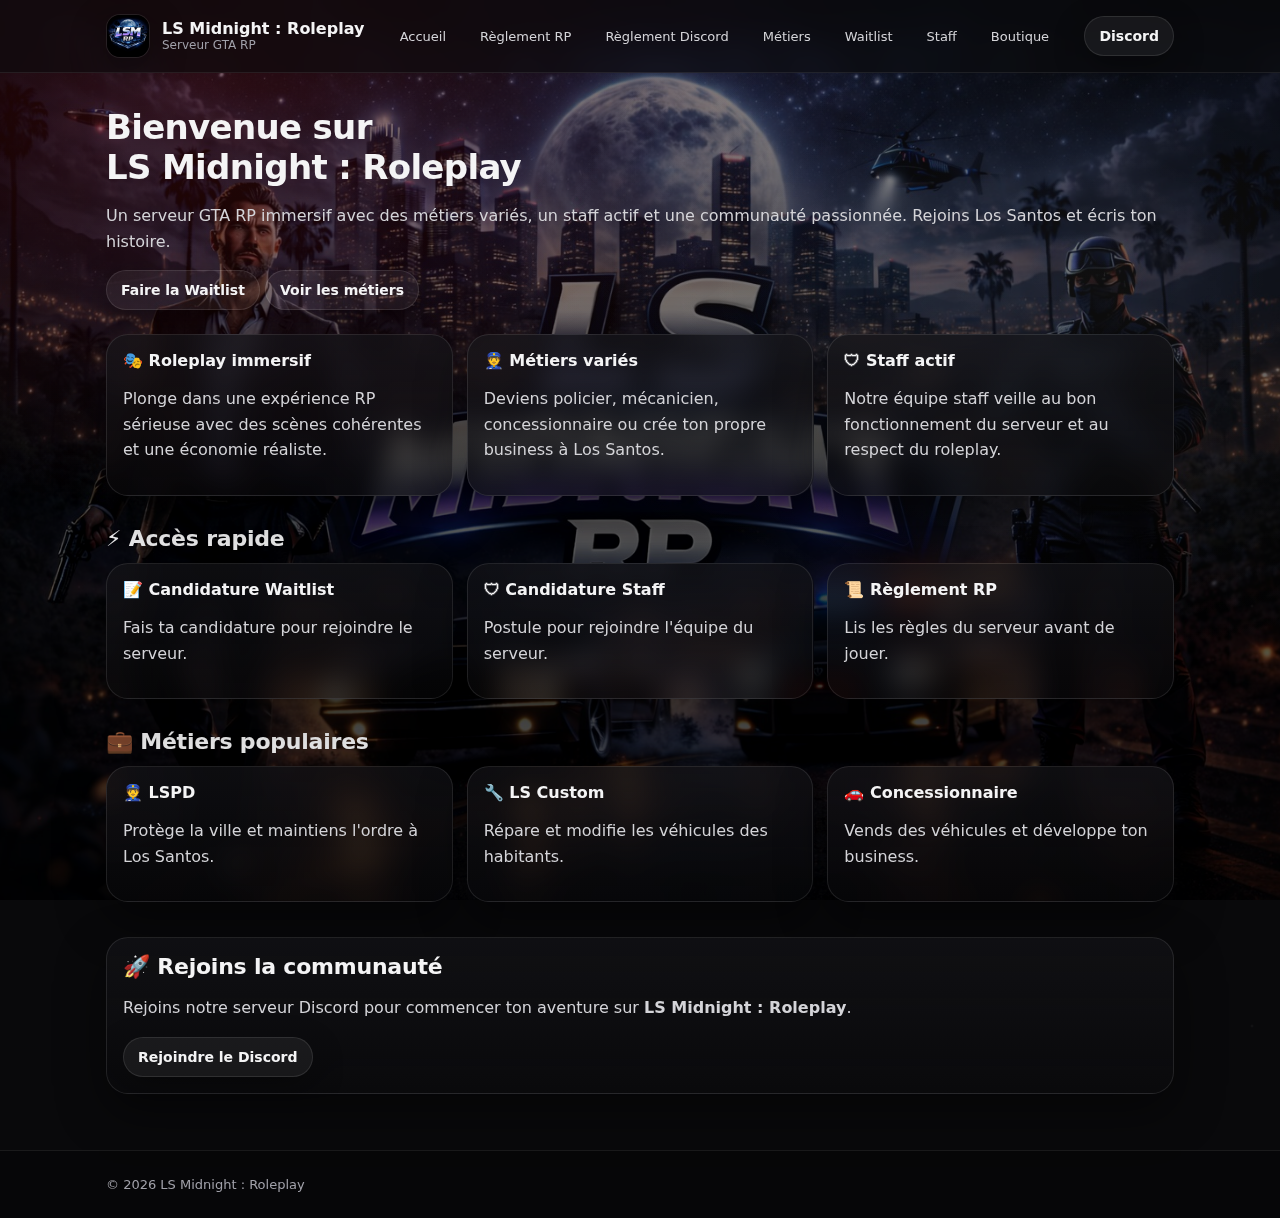
<file: index.html>
<!doctype html>
<html lang="fr">
<head>
<meta charset="utf-8">
<meta name="viewport" content="width=device-width,initial-scale=1">
<title>LS Midnight : Roleplay</title>
<link rel="stylesheet" href="assets/style.css">
</head>

<body>

<header class="nav">
<div class="container">
<div class="nav-inner">

<a class="brand" href="index.html">
<img src="images/logo.png" class="logo-img">
<div>
<div class="brand-title">LS Midnight : Roleplay</div>
<div class="brand-sub">Serveur GTA RP</div>
</div>
</a>

<nav class="links">
<a class="link" href="index.html">Accueil</a>
<a class="link" href="reglement-rp.html">Règlement RP</a>
<a class="link" href="reglement-discord.html">Règlement Discord</a>
<a class="link" href="metiers.html">Métiers</a>
<a class="link" href="candidature.html">Waitlist</a>
<a class="link" href="candidature-staff.html">Staff</a>
<a class="link" href="boutique.html">Boutique</a>
</nav>

<a class="btn btn-primary" href="https://discord.gg/ctzPkVGn5K" target="_blank">Discord</a>

</div>
</div>
</header>

<main class="main">

<div class="container">

<!-- HERO -->
<section class="hero">
<div class="hero-card">

<div class="hero-top">

<div>
<h1 class="hero-title">Bienvenue sur<br>LS Midnight : Roleplay</h1>

<p class="hero-sub">
Un serveur GTA RP immersif avec des métiers variés, un staff actif
et une communauté passionnée. Rejoins Los Santos et écris ton histoire.
</p>

<div class="hero-actions">
<a class="btn btn-primary" href="candidature.html">Faire la Waitlist</a>
<a class="btn" href="metiers.html">Voir les métiers</a>
</div>
</div>

</div>

</div>
</section>

<!-- PRESENTATION -->
<section class="grid grid-3" style="margin-top:24px">

<div class="card">
<div class="card-title">🎭 Roleplay immersif</div>
<p>
Plonge dans une expérience RP sérieuse avec des scènes cohérentes
et une économie réaliste.
</p>
</div>

<div class="card">
<div class="card-title">👮 Métiers variés</div>
<p>
Deviens policier, mécanicien, concessionnaire ou crée
ton propre business à Los Santos.
</p>
</div>

<div class="card">
<div class="card-title">🛡 Staff actif</div>
<p>
Notre équipe staff veille au bon fonctionnement
du serveur et au respect du roleplay.
</p>
</div>

</section>

<!-- ACCES RAPIDE -->
<section style="margin-top:30px">

<h2>⚡ Accès rapide</h2>

<div class="grid grid-3" style="margin-top:10px">

<a class="card" href="candidature.html">
<div class="card-title">📝 Candidature Waitlist</div>
<p>Fais ta candidature pour rejoindre le serveur.</p>
</a>

<a class="card" href="candidature-staff.html">
<div class="card-title">🛡 Candidature Staff</div>
<p>Postule pour rejoindre l'équipe du serveur.</p>
</a>

<a class="card" href="reglement-rp.html">
<div class="card-title">📜 Règlement RP</div>
<p>Lis les règles du serveur avant de jouer.</p>
</a>

</div>

</section>

<!-- METIERS -->
<section style="margin-top:30px">

<h2>💼 Métiers populaires</h2>

<div class="grid grid-3" style="margin-top:10px">

<div class="card">
<div class="card-title">👮 LSPD</div>
<p>Protège la ville et maintiens l'ordre à Los Santos.</p>
</div>

<div class="card">
<div class="card-title">🔧 LS Custom</div>
<p>Répare et modifie les véhicules des habitants.</p>
</div>

<div class="card">
<div class="card-title">🚗 Concessionnaire</div>
<p>Vends des véhicules et développe ton business.</p>
</div>

</div>

</section>

<!-- DISCORD -->
<section style="margin-top:35px">

<div class="card">

<h2>🚀 Rejoins la communauté</h2>

<p>
Rejoins notre serveur Discord pour commencer ton aventure sur
<strong>LS Midnight : Roleplay</strong>.
</p>

<div style="margin-top:12px">
<a class="btn btn-primary" href="https://discord.gg/ctzPkVGn5K" target="_blank">
Rejoindre le Discord
</a>
</div>

</div>

</section>

</div>
</main>

<footer class="footer">
<div class="container">
© 2026 LS Midnight : Roleplay
</div>
</footer>

</body>
</html>
</file>
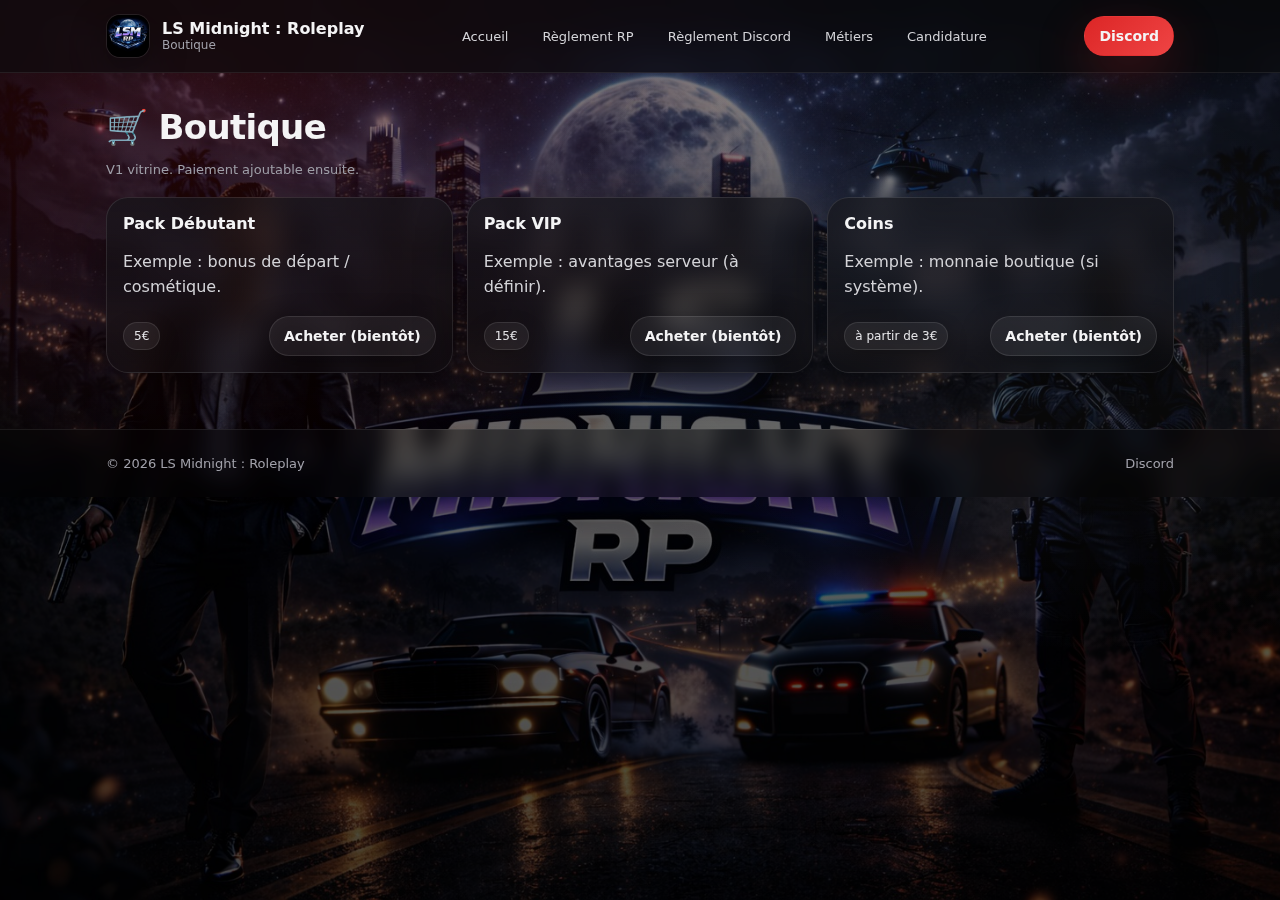
<file: boutique.html>
<!doctype html>
<html lang="fr">
<head>
  <meta charset="utf-8" />
  <meta name="viewport" content="width=device-width,initial-scale=1" />
  <title>Boutique - LS Midnight</title>
  <link rel="stylesheet" href="assets/style.css" />
  <script defer src="assets/app.js"></script>
</head>
<body>
  <header class="nav">
    <div class="container">
      <div class="nav-inner">
        <a class="brand" href="index.html">
          <img src="images/logo.png" alt="Logo LS Midnight" class="logo-img">
          <div>
            <div class="brand-title">LS Midnight : Roleplay</div>
            <div class="brand-sub">Boutique</div>
          </div>
        </a>

        <nav class="links">
          <a class="link" href="index.html">Accueil</a>
          <a class="link" href="reglement-rp.html">Règlement RP</a>
          <a class="link" href="reglement-discord.html">Règlement Discord</a>
          <a class="link" href="metiers.html">Métiers</a>
          <a class="link" href="candidature.html">Candidature</a>
        </nav>

        <a class="btn btn-red" target="_blank" rel="noreferrer" href="https://discord.gg/ctzPkVGn5K">Discord</a>
      </div>
    </div>
  </header>

  <main class="main">
    <div class="container">
      <h1>🛒 Boutique</h1>
      <p class="small">V1 vitrine. Paiement ajoutable ensuite.</p>

      <div class="grid grid-3" style="margin-top:16px;">
        <div class="card">
          <div class="card-title">Pack Débutant</div>
          <p>Exemple : bonus de départ / cosmétique.</p>
          <div style="margin-top:10px;display:flex;justify-content:space-between;align-items:center;">
            <span class="badge">5€</span>
            <a class="btn" href="#">Acheter (bientôt)</a>
          </div>
        </div>

        <div class="card">
          <div class="card-title">Pack VIP</div>
          <p>Exemple : avantages serveur (à définir).</p>
          <div style="margin-top:10px;display:flex;justify-content:space-between;align-items:center;">
            <span class="badge">15€</span>
            <a class="btn" href="#">Acheter (bientôt)</a>
          </div>
        </div>

        <div class="card">
          <div class="card-title">Coins</div>
          <p>Exemple : monnaie boutique (si système).</p>
          <div style="margin-top:10px;display:flex;justify-content:space-between;align-items:center;">
            <span class="badge">à partir de 3€</span>
            <a class="btn" href="#">Acheter (bientôt)</a>
          </div>
        </div>
      </div>
    </div>
  </main>

  <footer class="footer">
    <div class="container" style="display:flex;justify-content:space-between;gap:10px;flex-wrap:wrap;">
      <div>© <span data-year></span> LS Midnight : Roleplay</div>
      <div><a href="https://discord.gg/ctzPkVGn5K" target="_blank" rel="noreferrer">Discord</a></div>
    </div>
  </footer>
</body>
</html>
</file>
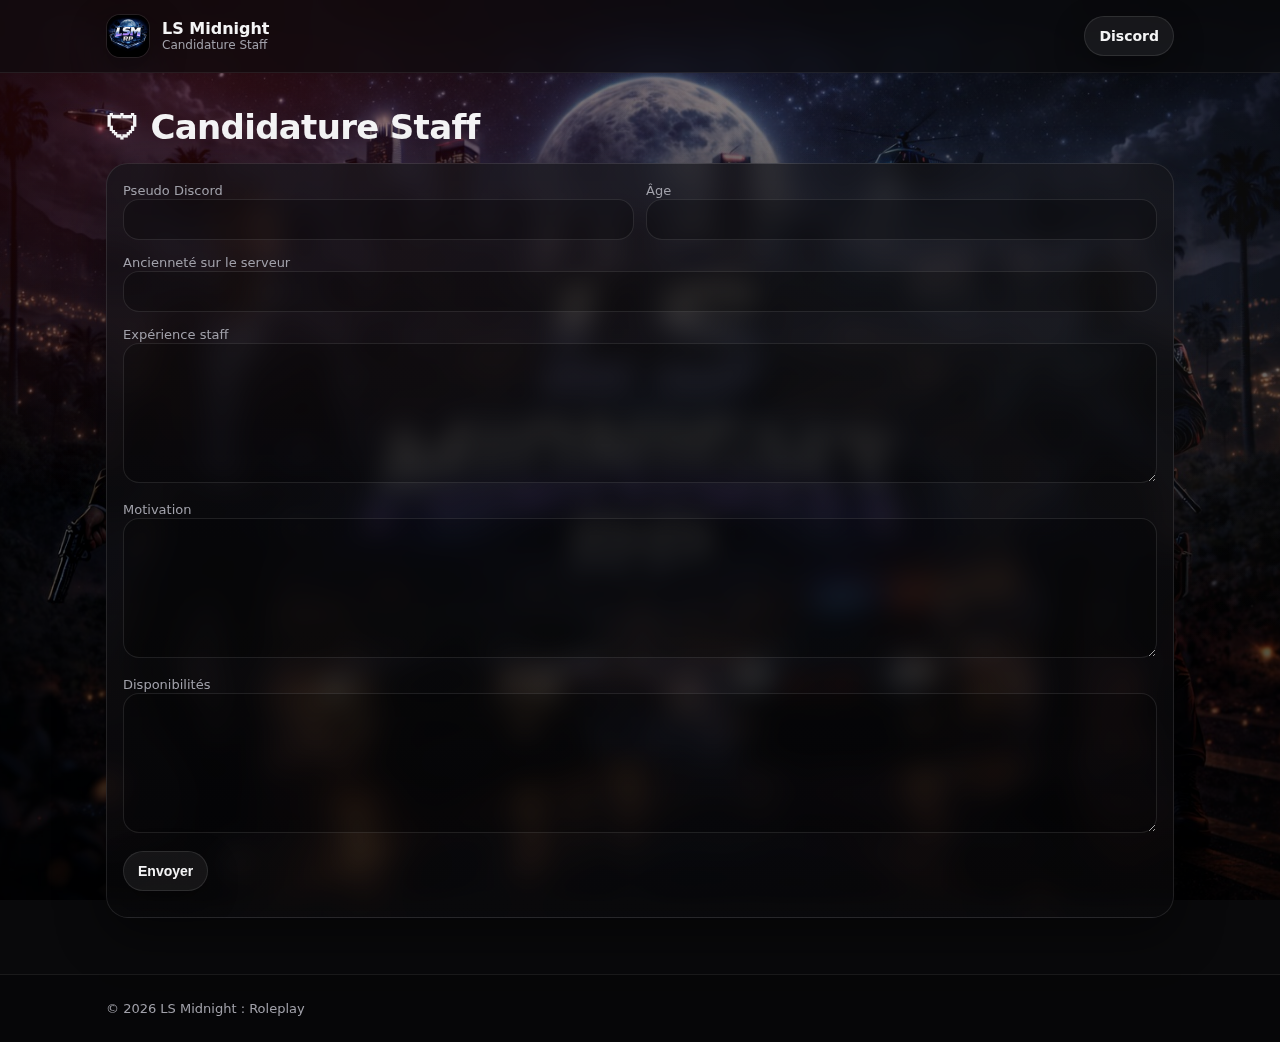
<file: candidature-staff.html>
<!doctype html>
<html lang="fr">
<head>
  <meta charset="utf-8" />
  <meta name="viewport" content="width=device-width,initial-scale=1" />
  <title>Candidature Staff - LS Midnight</title>
  <link rel="stylesheet" href="assets/style.css" />
  <script defer src="assets/app.js"></script>
</head>
<body>

<header class="nav">
  <div class="container">
    <div class="nav-inner">
      <a class="brand" href="index.html">
        <img src="images/logo.png" alt="Logo" class="logo-img">
        <div>
          <div class="brand-title">LS Midnight</div>
          <div class="brand-sub">Candidature Staff</div>
        </div>
      </a>
      <a class="btn btn-primary" target="_blank" rel="noreferrer" href="https://discord.gg/ctzPkVGn5K">Discord</a>
    </div>
  </div>
</header>

<main class="main">
  <div class="container">
    <h1>🛡 Candidature Staff</h1>

    <div class="card" style="margin-top:16px;">
      <form id="form">
        <div class="row">
          <div>
            <label class="small">Pseudo Discord</label>
            <input class="input" name="discord" required />
          </div>
          <div>
            <label class="small">Âge</label>
            <input class="input" name="age" type="number" min="13" max="99" required />
          </div>
        </div>

        <div style="margin-top:12px;">
          <label class="small">Ancienneté sur le serveur</label>
          <input class="input" name="anciennete" required />
        </div>

        <div style="margin-top:12px;">
          <label class="small">Expérience staff</label>
          <textarea class="textarea" name="experience" required></textarea>
        </div>

        <div style="margin-top:12px;">
          <label class="small">Motivation</label>
          <textarea class="textarea" name="motivation" required></textarea>
        </div>

        <div style="margin-top:12px;">
          <label class="small">Disponibilités</label>
          <textarea class="textarea" name="dispo" required></textarea>
        </div>

        <div style="margin-top:14px;">
          <button class="btn btn-primary" type="submit">Envoyer</button>
        </div>

        <div id="msg" class="small" style="margin-top:10px;"></div>
      </form>
    </div>
  </div>
</main>

<footer class="footer">
  <div class="container">© <span data-year></span> LS Midnight : Roleplay</div>
</footer>

<script>
const WEBHOOK_URL = "https://discord.com/api/webhooks/1477320308351439001/mvklhBTHHPBnHnZZOEBmnFir6kFLJncOwI6OdZ8muVysyZdNs6XQtVF90mvPJmFWSRs6";

document.getElementById("form").addEventListener("submit", async function(e){
  e.preventDefault();
  const msg = document.getElementById("msg");
  msg.textContent = "⏳ Envoi en cours...";

  const data = new FormData(this);

  const payload = {
    username: "LS Midnight • Staff",
    embeds: [{
      title: "🛡 Nouvelle Candidature Staff",
      color: 3066993,
      fields: [
        { name: "Discord", value: String(data.get("discord")) },
        { name: "Âge", value: String(data.get("age")) },
        { name: "Ancienneté", value: String(data.get("anciennete")) },
        { name: "Expérience", value: String(data.get("experience")).slice(0,1024) },
        { name: "Motivation", value: String(data.get("motivation")).slice(0,1024) },
        { name: "Disponibilités", value: String(data.get("dispo")).slice(0,1024) }
      ],
      timestamp: new Date().toISOString()
    }]
  };

  try{
    const res = await fetch(WEBHOOK_URL,{
      method:"POST",
      headers:{ "Content-Type":"application/json" },
      body: JSON.stringify(payload)
    });
    if(!res.ok) throw new Error();
    msg.textContent = "✅ Candidature envoyée !";
    this.reset();
  }catch{
    msg.textContent = "❌ Erreur envoi webhook.";
  }
});
</script>

</body>
</html>
</file>
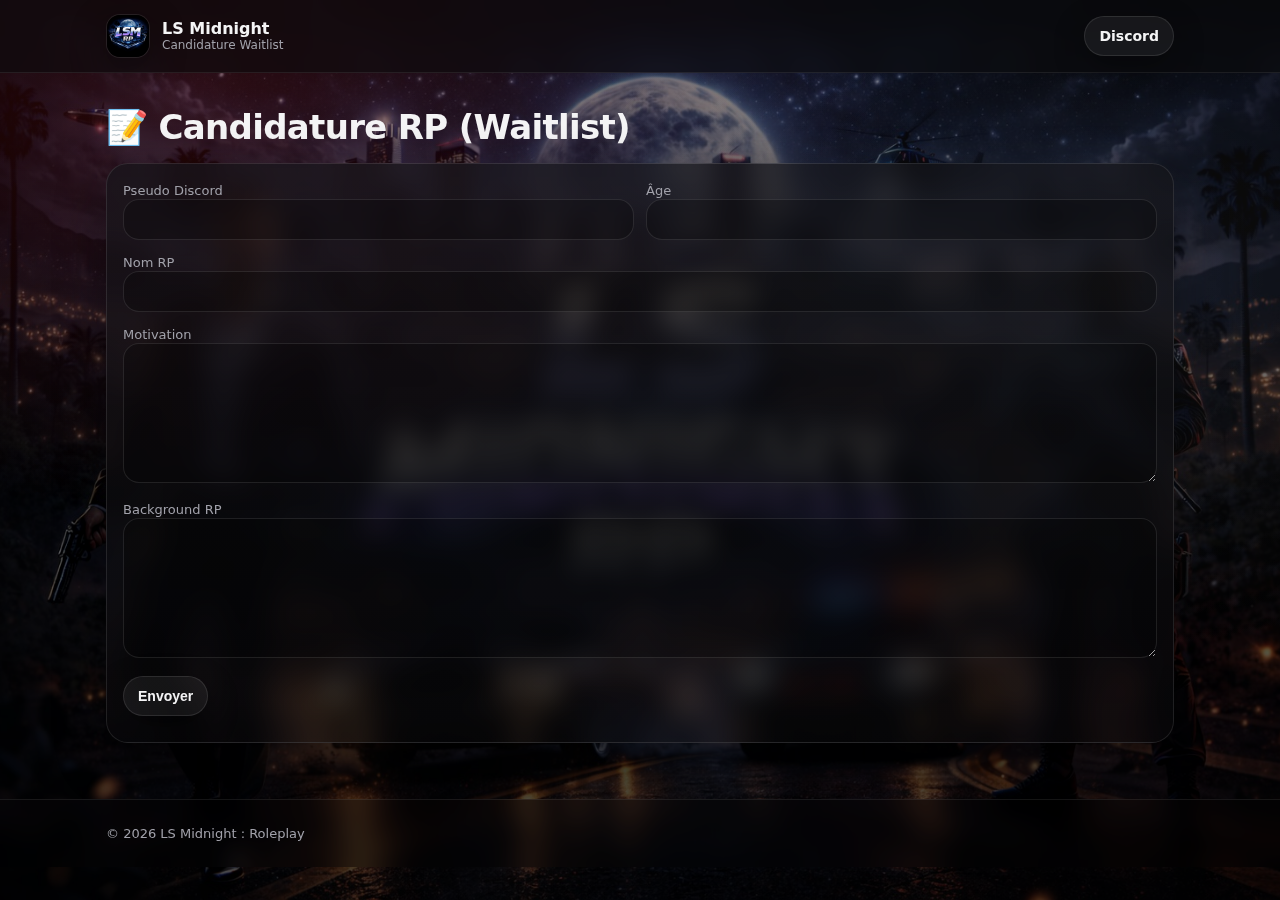
<file: candidature.html>
<!doctype html>
<html lang="fr">
<head>
  <meta charset="utf-8" />
  <meta name="viewport" content="width=device-width,initial-scale=1" />
  <title>Candidature RP - LS Midnight</title>
  <link rel="stylesheet" href="assets/style.css" />
  <script defer src="assets/app.js"></script>
</head>
<body>

<header class="nav">
  <div class="container">
    <div class="nav-inner">
      <a class="brand" href="index.html">
        <img src="images/logo.png" alt="Logo" class="logo-img">
        <div>
          <div class="brand-title">LS Midnight</div>
          <div class="brand-sub">Candidature Waitlist</div>
        </div>
      </a>
      <a class="btn btn-primary" target="_blank" rel="noreferrer" href="https://discord.gg/ctzPkVGn5K">Discord</a>
    </div>
  </div>
</header>

<main class="main">
  <div class="container">
    <h1>📝 Candidature RP (Waitlist)</h1>

    <div class="card" style="margin-top:16px;">
      <form id="form">
        <div class="row">
          <div>
            <label class="small">Pseudo Discord</label>
            <input class="input" name="discord" required />
          </div>
          <div>
            <label class="small">Âge</label>
            <input class="input" name="age" type="number" min="13" max="99" required />
          </div>
        </div>

        <div style="margin-top:12px;">
          <label class="small">Nom RP</label>
          <input class="input" name="nomrp" required />
        </div>

        <div style="margin-top:12px;">
          <label class="small">Motivation</label>
          <textarea class="textarea" name="motivation" required></textarea>
        </div>

        <div style="margin-top:12px;">
          <label class="small">Background RP</label>
          <textarea class="textarea" name="background" required></textarea>
        </div>

        <div style="margin-top:14px;">
          <button class="btn btn-primary" type="submit">Envoyer</button>
        </div>

        <div id="msg" class="small" style="margin-top:10px;"></div>
      </form>
    </div>
  </div>
</main>

<footer class="footer">
  <div class="container">© <span data-year></span> LS Midnight : Roleplay</div>
</footer>

<script>
const WEBHOOK_URL = "https://discord.com/api/webhooks/1477320308351439001/mvklhBTHHPBnHnZZOEBmnFir6kFLJncOwI6OdZ8muVysyZdNs6XQtVF90mvPJmFWSRs6";

document.getElementById("form").addEventListener("submit", async function(e){
  e.preventDefault();
  const msg = document.getElementById("msg");
  msg.textContent = "⏳ Envoi en cours...";

  const data = new FormData(this);

  const payload = {
    username: "LS Midnight • Waitlist",
    embeds: [{
      title: "📝 Nouvelle Candidature RP (Waitlist)",
      color: 14423100,
      fields: [
        { name: "Discord", value: String(data.get("discord")) },
        { name: "Âge", value: String(data.get("age")) },
        { name: "Nom RP", value: String(data.get("nomrp")) },
        { name: "Motivation", value: String(data.get("motivation")).slice(0,1024) },
        { name: "Background", value: String(data.get("background")).slice(0,1024) }
      ],
      timestamp: new Date().toISOString()
    }]
  };

  try{
    const res = await fetch(WEBHOOK_URL,{
      method:"POST",
      headers:{ "Content-Type":"application/json" },
      body: JSON.stringify(payload)
    });
    if(!res.ok) throw new Error();
    msg.textContent = "✅ Candidature envoyée !";
    this.reset();
  }catch{
    msg.textContent = "❌ Erreur envoi webhook.";
  }
});
</script>

</body>
</html>
</file>
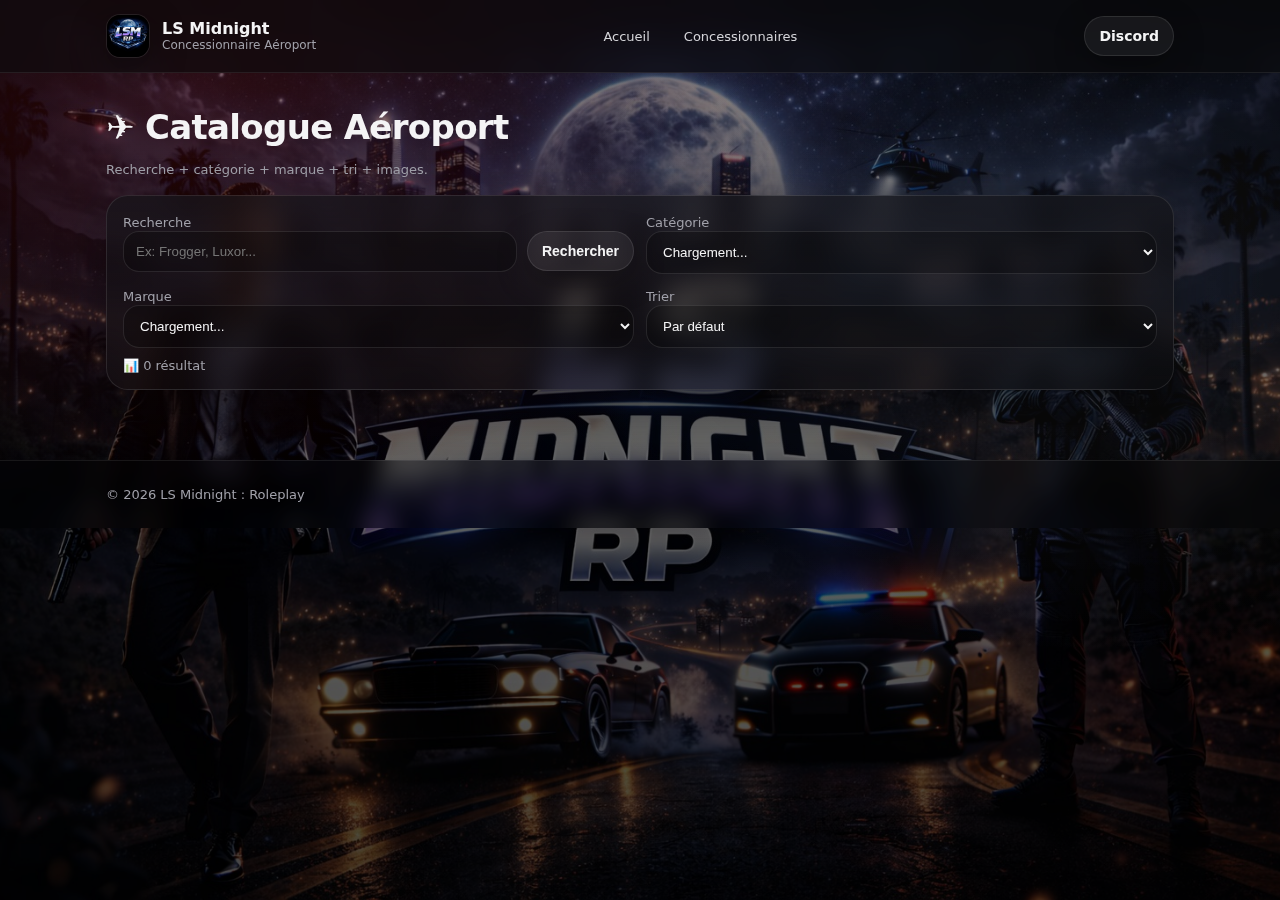
<file: concessionnaire-aeroport.html>
<!doctype html>
<html lang="fr">
<head>
  <meta charset="utf-8">
  <meta name="viewport" content="width=device-width,initial-scale=1">
  <title>Concessionnaire Aéroport - LS Midnight</title>
  <link rel="stylesheet" href="assets/style.css">
  <script defer src="assets/app.js"></script>
  <script defer src="assets/catalogue-loader.js"></script>
</head>
<body>

<header class="nav">
  <div class="container">
    <div class="nav-inner">
      <a class="brand" href="metiers.html">
        <img src="images/logo.png" class="logo-img" alt="Logo">
        <div>
          <div class="brand-title">LS Midnight</div>
          <div class="brand-sub">Concessionnaire Aéroport</div>
        </div>
      </a>

      <nav class="links">
        <a class="link" href="index.html">Accueil</a>
        <a class="link" href="metiers.html">Concessionnaires</a>
      </nav>

      <a class="btn btn-primary" href="https://discord.gg/ctzPkVGn5K" target="_blank" rel="noreferrer">Discord</a>
    </div>
  </div>
</header>

<main class="main">
  <div class="container">
    <h1>✈ Catalogue Aéroport</h1>
    <p class="small">Recherche + catégorie + marque + tri + images.</p>

    <div class="card" style="margin-top:14px;">

      <div class="row">
        <div>
          <label class="small">Recherche</label>
          <div style="display:flex; gap:10px; align-items:center;">
            <input class="input" id="q" placeholder="Ex: Frogger, Luxor..." />
            <button class="btn btn-primary" type="button" id="searchBtn">Rechercher</button>
          </div>
        </div>

        <div>
          <label class="small">Catégorie</label>
          <select class="select" id="tag">
            <option value="">Chargement...</option>
          </select>
        </div>
      </div>

      <div class="row" style="margin-top:12px;">
        <div>
          <label class="small">Marque</label>
          <select class="select" id="brand">
            <option value="">Chargement...</option>
          </select>
        </div>

        <div>
          <label class="small">Trier</label>
          <select class="select" id="sort">
            <option value="">Par défaut</option>
            <option value="price_asc">Prix croissant</option>
            <option value="price_desc">Prix décroissant</option>
            <option value="name_asc">Nom A → Z</option>
            <option value="name_desc">Nom Z → A</option>
          </select>
        </div>
      </div>

      <div class="small" style="margin-top:10px;">
        📊 <span id="count">0 résultat</span>
      </div>

    </div>

    <div id="grid" class="grid grid-3" style="margin-top:14px;"></div>
  </div>
</main>

<footer class="footer">
  <div class="container">© <span data-year></span> LS Midnight : Roleplay</div>
</footer>

<script>
(async ()=>{
  const grid = document.getElementById("grid");
  const qEl = document.getElementById("q");
  const tagEl = document.getElementById("tag");
  const brandEl = document.getElementById("brand");
  const sortEl = document.getElementById("sort");
  const countEl = document.getElementById("count");
  const searchBtn = document.getElementById("searchBtn");
  const discordInvite = "https://discord.gg/ctzPkVGn5K";

  try{
    const data = await loadCatalogue("data/aeroport.json");

    fillTags(tagEl, data);
    fillBrands(brandEl, data);

    const run = ()=>renderCatalogue({
      data,
      grid,
      qEl,
      tagEl,
      brandEl,
      sortEl,
      countEl,
      discordInvite
    });

    qEl.addEventListener("keydown", (e) => {
      if (e.key === "Enter") run();
    });

    searchBtn.addEventListener("click", run);
    tagEl.addEventListener("change", run);
    brandEl.addEventListener("change", run);
    sortEl.addEventListener("change", run);

    run();
  }catch(e){
    grid.innerHTML = `
      <div class="card">
        <div class="card-title">Erreur catalogue</div>
        <p class="small">${escapeHtml(e.message)}</p>
      </div>
    `;
  }
})();
</script>

</body>
</html>
</file>
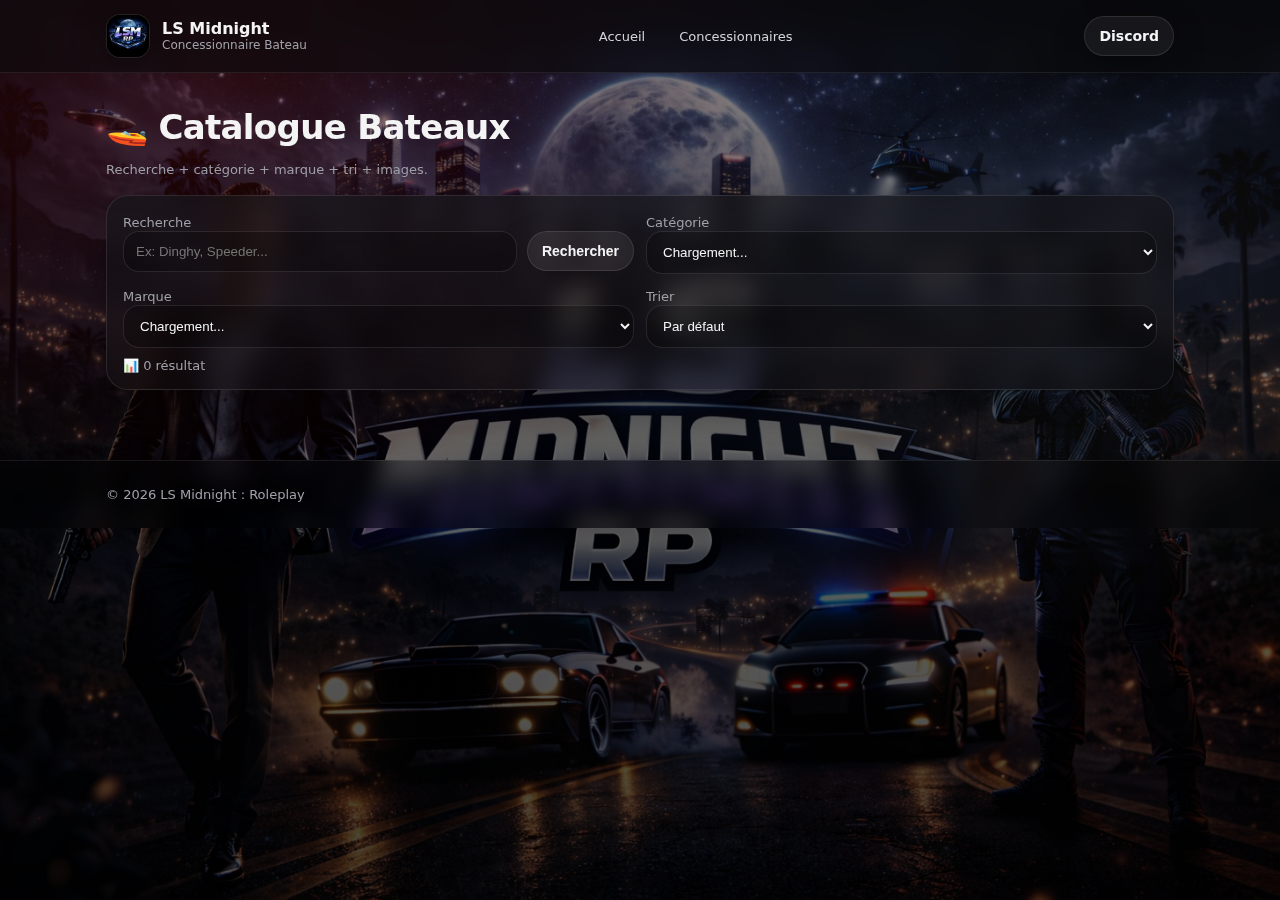
<file: concessionnaire-bateau.html>
<!doctype html>
<html lang="fr">
<head>
  <meta charset="utf-8">
  <meta name="viewport" content="width=device-width,initial-scale=1">
  <title>Concessionnaire Bateau - LS Midnight</title>
  <link rel="stylesheet" href="assets/style.css">
  <script defer src="assets/app.js"></script>
  <script defer src="assets/catalogue-loader.js"></script>
</head>
<body>

<header class="nav">
  <div class="container">
    <div class="nav-inner">
      <a class="brand" href="metiers.html">
        <img src="images/logo.png" class="logo-img" alt="Logo">
        <div>
          <div class="brand-title">LS Midnight</div>
          <div class="brand-sub">Concessionnaire Bateau</div>
        </div>
      </a>

      <nav class="links">
        <a class="link" href="index.html">Accueil</a>
        <a class="link" href="metiers.html">Concessionnaires</a>
      </nav>

      <a class="btn btn-primary" href="https://discord.gg/ctzPkVGn5K" target="_blank" rel="noreferrer">Discord</a>
    </div>
  </div>
</header>

<main class="main">
  <div class="container">
    <h1>🚤 Catalogue Bateaux</h1>
    <p class="small">Recherche + catégorie + marque + tri + images.</p>

    <div class="card" style="margin-top:14px;">

      <div class="row">
        <div>
          <label class="small">Recherche</label>
          <div style="display:flex; gap:10px; align-items:center;">
            <input class="input" id="q" placeholder="Ex: Dinghy, Speeder..." />
            <button class="btn btn-primary" type="button" id="searchBtn">Rechercher</button>
          </div>
        </div>

        <div>
          <label class="small">Catégorie</label>
          <select class="select" id="tag">
            <option value="">Chargement...</option>
          </select>
        </div>
      </div>

      <div class="row" style="margin-top:12px;">
        <div>
          <label class="small">Marque</label>
          <select class="select" id="brand">
            <option value="">Chargement...</option>
          </select>
        </div>

        <div>
          <label class="small">Trier</label>
          <select class="select" id="sort">
            <option value="">Par défaut</option>
            <option value="price_asc">Prix croissant</option>
            <option value="price_desc">Prix décroissant</option>
            <option value="name_asc">Nom A → Z</option>
            <option value="name_desc">Nom Z → A</option>
          </select>
        </div>
      </div>

      <div class="small" style="margin-top:10px;">
        📊 <span id="count">0 résultat</span>
      </div>

    </div>

    <div id="grid" class="grid grid-3" style="margin-top:14px;"></div>
  </div>
</main>

<footer class="footer">
  <div class="container">© <span data-year></span> LS Midnight : Roleplay</div>
</footer>

<script>
(async ()=>{
  const grid = document.getElementById("grid");
  const qEl = document.getElementById("q");
  const tagEl = document.getElementById("tag");
  const brandEl = document.getElementById("brand");
  const sortEl = document.getElementById("sort");
  const countEl = document.getElementById("count");
  const searchBtn = document.getElementById("searchBtn");
  const discordInvite = "https://discord.gg/ctzPkVGn5K";

  try{
    const data = await loadCatalogue("data/bateaux.json");

    fillTags(tagEl, data);
    fillBrands(brandEl, data);

    const run = ()=>renderCatalogue({
      data,
      grid,
      qEl,
      tagEl,
      brandEl,
      sortEl,
      countEl,
      discordInvite
    });

    qEl.addEventListener("keydown", (e) => {
      if (e.key === "Enter") run();
    });

    searchBtn.addEventListener("click", run);
    tagEl.addEventListener("change", run);
    brandEl.addEventListener("change", run);
    sortEl.addEventListener("change", run);

    run();
  }catch(e){
    grid.innerHTML = `
      <div class="card">
        <div class="card-title">Erreur catalogue</div>
        <p class="small">${escapeHtml(e.message)}</p>
      </div>
    `;
  }
})();
</script>

</body>
</html>
</file>
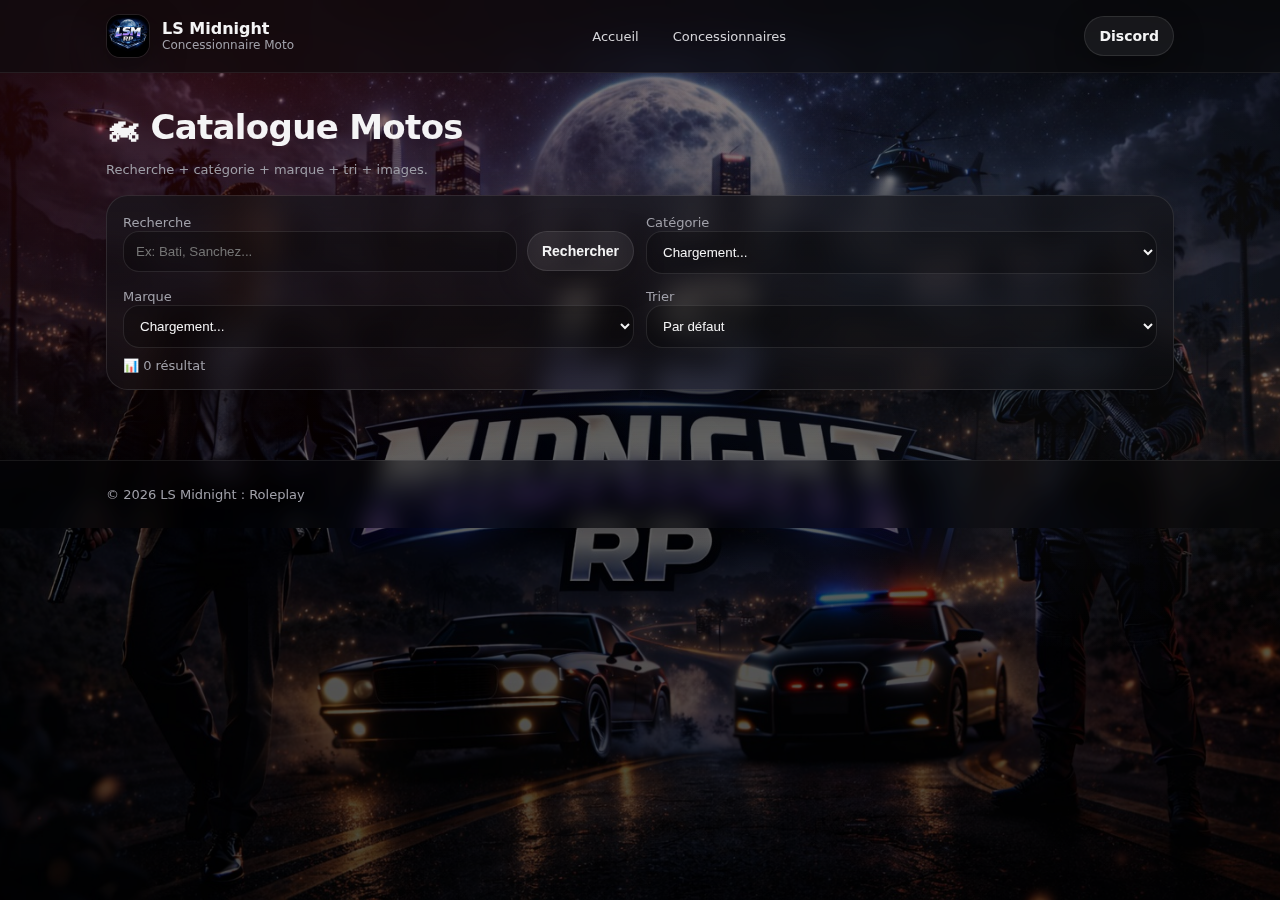
<file: concessionnaire-moto.html>
<!doctype html>
<html lang="fr">
<head>
  <meta charset="utf-8">
  <meta name="viewport" content="width=device-width,initial-scale=1">
  <title>Concessionnaire Moto - LS Midnight</title>
  <link rel="stylesheet" href="assets/style.css">
  <script defer src="assets/app.js"></script>
  <script defer src="assets/catalogue-loader.js"></script>
</head>
<body>

<header class="nav">
  <div class="container">
    <div class="nav-inner">
      <a class="brand" href="metiers.html">
        <img src="images/logo.png" class="logo-img" alt="Logo">
        <div>
          <div class="brand-title">LS Midnight</div>
          <div class="brand-sub">Concessionnaire Moto</div>
        </div>
      </a>

      <nav class="links">
        <a class="link" href="index.html">Accueil</a>
        <a class="link" href="metiers.html">Concessionnaires</a>
      </nav>

      <a class="btn btn-primary" href="https://discord.gg/ctzPkVGn5K" target="_blank" rel="noreferrer">Discord</a>
    </div>
  </div>
</header>

<main class="main">
  <div class="container">
    <h1>🏍 Catalogue Motos</h1>
    <p class="small">Recherche + catégorie + marque + tri + images.</p>

    <div class="card" style="margin-top:14px;">

      <div class="row">
        <div>
          <label class="small">Recherche</label>
          <div style="display:flex; gap:10px; align-items:center;">
            <input class="input" id="q" placeholder="Ex: Bati, Sanchez..." />
            <button class="btn btn-primary" type="button" id="searchBtn">Rechercher</button>
          </div>
        </div>

        <div>
          <label class="small">Catégorie</label>
          <select class="select" id="tag">
            <option value="">Chargement...</option>
          </select>
        </div>
      </div>

      <div class="row" style="margin-top:12px;">
        <div>
          <label class="small">Marque</label>
          <select class="select" id="brand">
            <option value="">Chargement...</option>
          </select>
        </div>

        <div>
          <label class="small">Trier</label>
          <select class="select" id="sort">
            <option value="">Par défaut</option>
            <option value="price_asc">Prix croissant</option>
            <option value="price_desc">Prix décroissant</option>
            <option value="name_asc">Nom A → Z</option>
            <option value="name_desc">Nom Z → A</option>
          </select>
        </div>
      </div>

      <div class="small" style="margin-top:10px;">
        📊 <span id="count">0 résultat</span>
      </div>

    </div>

    <div id="grid" class="grid grid-3" style="margin-top:14px;"></div>
  </div>
</main>

<footer class="footer">
  <div class="container">© <span data-year></span> LS Midnight : Roleplay</div>
</footer>

<script>
(async ()=>{
  const grid = document.getElementById("grid");
  const qEl = document.getElementById("q");
  const tagEl = document.getElementById("tag");
  const brandEl = document.getElementById("brand");
  const sortEl = document.getElementById("sort");
  const countEl = document.getElementById("count");
  const searchBtn = document.getElementById("searchBtn");
  const discordInvite = "https://discord.gg/ctzPkVGn5K";

  try{
    const data = await loadCatalogue("data/motos.json");

    fillTags(tagEl, data);
    fillBrands(brandEl, data);

    const run = ()=>renderCatalogue({
      data,
      grid,
      qEl,
      tagEl,
      brandEl,
      sortEl,
      countEl,
      discordInvite
    });

    qEl.addEventListener("keydown", (e) => {
      if (e.key === "Enter") run();
    });

    searchBtn.addEventListener("click", run);
    tagEl.addEventListener("change", run);
    brandEl.addEventListener("change", run);
    sortEl.addEventListener("change", run);

    run();
  }catch(e){
    grid.innerHTML = `
      <div class="card">
        <div class="card-title">Erreur catalogue</div>
        <p class="small">${escapeHtml(e.message)}</p>
      </div>
    `;
  }
})();
</script>

</body>
</html>
</file>
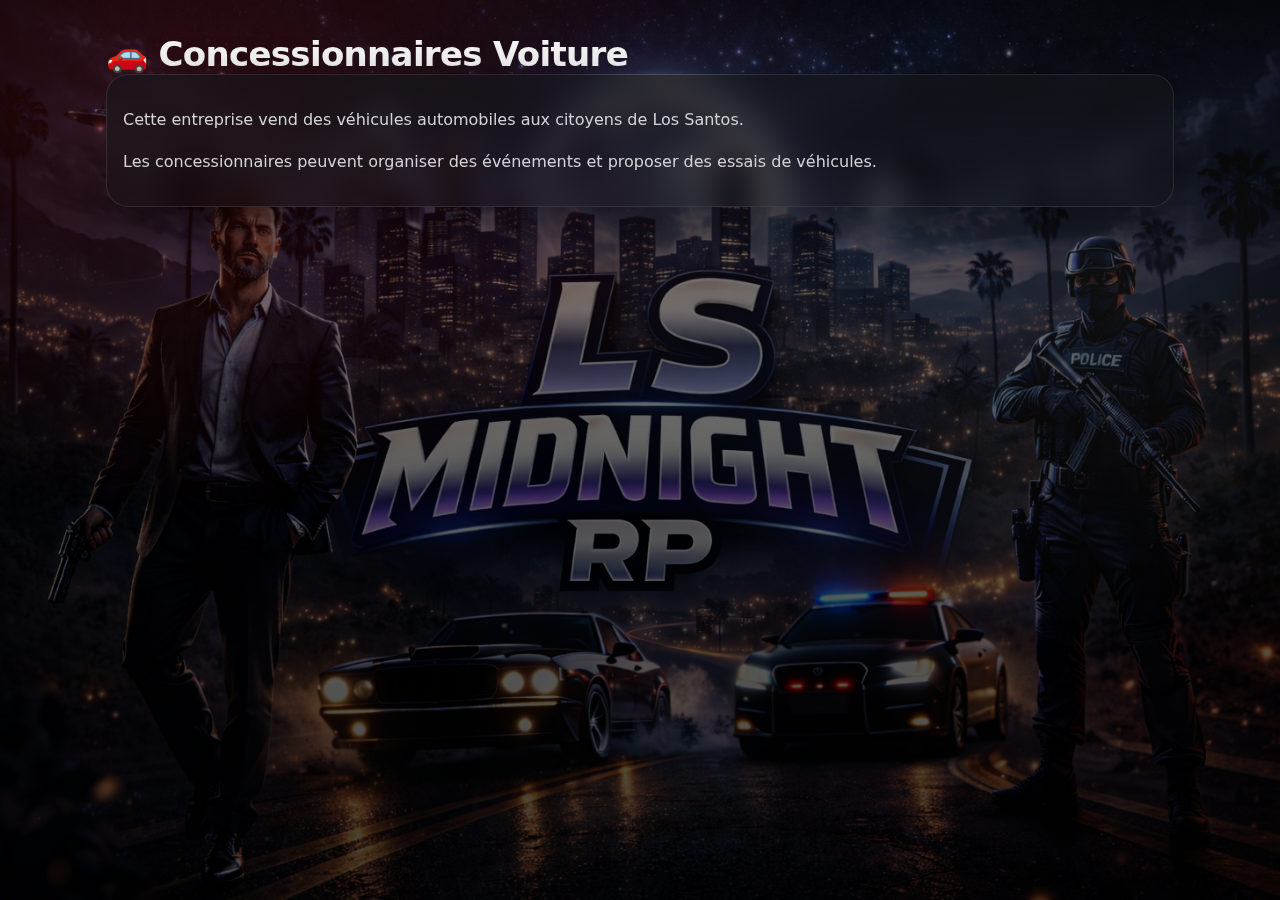
<file: concessionnaire-voiture.html>
<!doctype html>
<html lang="fr">
<head>

<meta charset="utf-8">
<meta name="viewport" content="width=device-width,initial-scale=1">

<title>Concessionnaire Voiture</title>

<link rel="stylesheet" href="assets/style.css">

</head>

<body>

<main class="main">

<div class="container">

<h1>🚗 Concessionnaires Voiture</h1>

<div class="card">

<p>
Cette entreprise vend des véhicules automobiles aux citoyens de Los Santos.
</p>

<p>
Les concessionnaires peuvent organiser des événements et proposer des essais de véhicules.
</p>

</div>

</div>

</main>

</body>
</html>
</file>
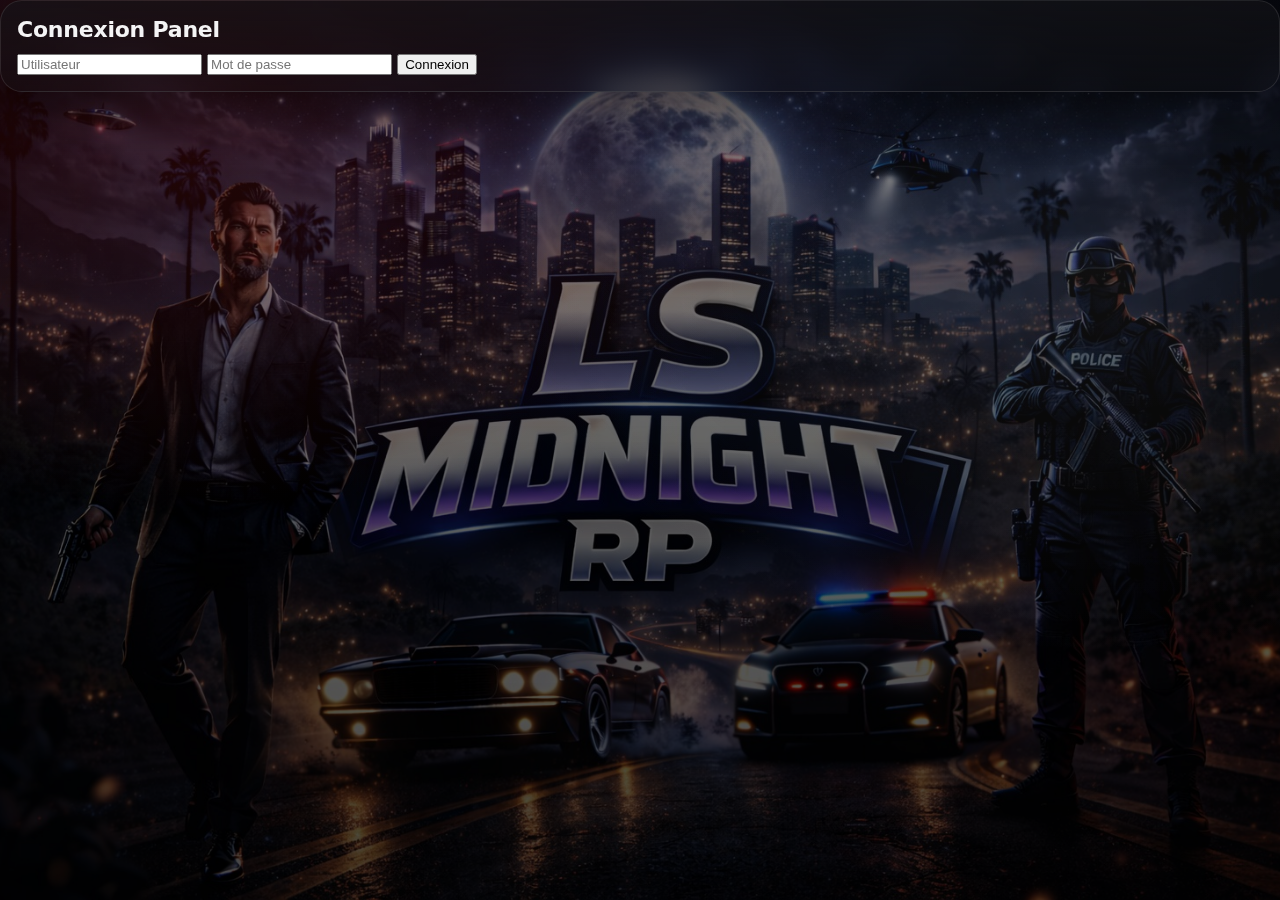
<file: login.html>
<!DOCTYPE html>
<html>
<head>
<title>Connexion Admin</title>
<link rel="stylesheet" href="assets/style.css">
</head>

<body>

<div class="card">

<h2>Connexion Panel</h2>

<input id="user" placeholder="Utilisateur">

<input id="pass" type="password" placeholder="Mot de passe">

<button onclick="login()">Connexion</button>

</div>

<script src="assets/script.js"></script>

</body>
</html>
</file>
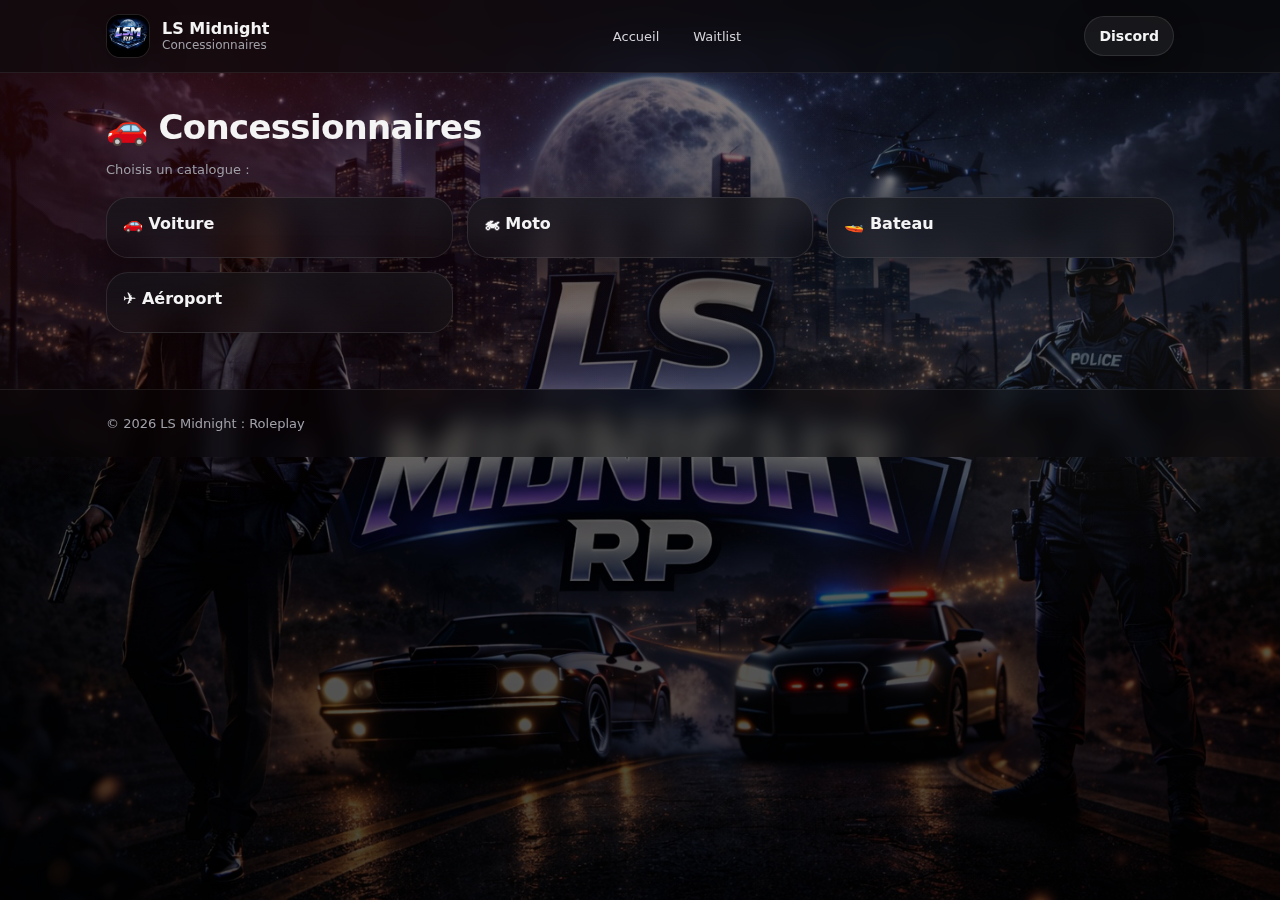
<file: metiers.html>
<!doctype html>
<html lang="fr">
<head>
  <meta charset="utf-8">
  <meta name="viewport" content="width=device-width,initial-scale=1">
  <title>Concessionnaires - LS Midnight</title>
  <link rel="stylesheet" href="assets/style.css">
  <script defer src="assets/app.js"></script>
</head>
<body>

<header class="nav">
  <div class="container">
    <div class="nav-inner">
      <a class="brand" href="index.html">
        <img src="images/logo.png" class="logo-img" alt="Logo">
        <div>
          <div class="brand-title">LS Midnight</div>
          <div class="brand-sub">Concessionnaires</div>
        </div>
      </a>

      <nav class="links">
        <a class="link" href="index.html">Accueil</a>
        <a class="link" href="candidature.html">Waitlist</a>
      </nav>

      <a class="btn btn-primary" href="https://discord.gg/ctzPkVGn5K" target="_blank" rel="noreferrer">Discord</a>
    </div>
  </div>
</header>

<main class="main">
  <div class="container">
    <h1>🚗 Concessionnaires</h1>
    <p class="small">Choisis un catalogue :</p>

    <div class="grid grid-3" style="margin-top:16px;">
      <a class="card reveal" href="concessionnaire-voiture.html"><div class="card-title">🚗 Voiture</div></a>
      <a class="card reveal" href="concessionnaire-moto.html"><div class="card-title">🏍 Moto</div></a>
      <a class="card reveal" href="concessionnaire-bateau.html"><div class="card-title">🚤 Bateau</div></a>
      <a class="card reveal" href="concessionnaire-aeroport.html"><div class="card-title">✈ Aéroport</div></a>
    </div>
  </div>
</main>

<footer class="footer">
  <div class="container">© <span data-year></span> LS Midnight : Roleplay</div>
</footer>

</body>
</html>
</file>
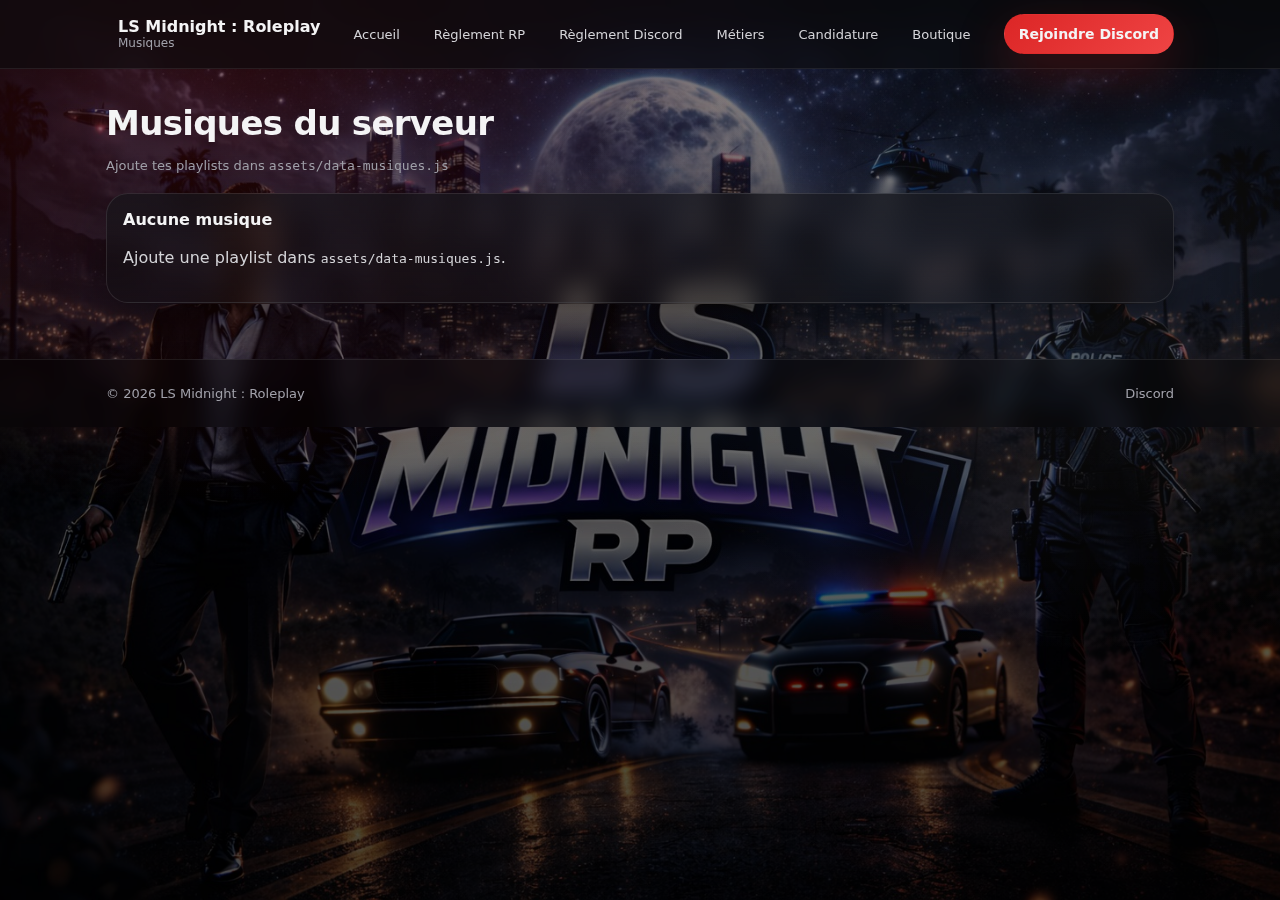
<file: musiques.html>
<!doctype html>
<html lang="fr">
<head>
  <meta charset="utf-8" />
  <meta name="viewport" content="width=device-width,initial-scale=1" />
  <title>Musiques - LS Midnight</title>
  <link rel="stylesheet" href="assets/style.css" />
  <script defer src="assets/data-musiques.js"></script>
  <script defer src="assets/app.js"></script>
</head>
<body>
  <header class="nav">
    <div class="container">
      <div class="nav-inner">
        <a class="brand" href="index.html">
          <div class="logo"></div>
          <div>
            <div class="brand-title">LS Midnight : Roleplay</div>
            <div class="brand-sub">Musiques</div>
          </div>
        </a>
        <nav class="links">
          <a class="link" href="index.html">Accueil</a>
          <a class="link" href="reglement-rp.html">Règlement RP</a>
          <a class="link" href="reglement-discord.html">Règlement Discord</a>
          <a class="link" href="metiers.html">Métiers</a>
          <a class="link" href="candidature.html">Candidature</a>
          <a class="link" href="boutique.html">Boutique</a>
        </nav>
        <a class="btn btn-red" target="_blank" rel="noreferrer" href="https://discord.gg/ctzPkVGn5K">Rejoindre Discord</a>
      </div>
    </div>
  </header>

  <main class="main">
    <div class="container">
      <h1>Musiques du serveur</h1>
      <p class="small">Ajoute tes playlists dans <code>assets/data-musiques.js</code></p>

      <div id="music-list" class="grid" style="margin-top:16px;"></div>
    </div>
  </main>

  <footer class="footer">
    <div class="container" style="display:flex;gap:10px;flex-wrap:wrap;justify-content:space-between;align-items:center;">
      <div>© <span data-year></span> LS Midnight : Roleplay</div>
      <div><a href="https://discord.gg/ctzPkVGn5K" target="_blank" rel="noreferrer">Discord</a></div>
    </div>
  </footer>

  <script>
    const list = document.getElementById("music-list");
    const items = window.LS_MUSIQUES || [];

    if (!items.length) {
      list.innerHTML = `<div class="card"><div class="card-title">Aucune musique</div><p>Ajoute une playlist dans <code>assets/data-musiques.js</code>.</p></div>`;
    } else {
      list.innerHTML = items.map(m => `
        <div class="card">
          <div class="card-title">${m.title}</div>
          <div class="embed" style="margin-top:10px;">
            <iframe src="${m.embedUrl}" allow="autoplay; clipboard-write; encrypted-media; picture-in-picture" allowfullscreen></iframe>
          </div>
        </div>
      `).join("");
    }
  </script>
</body>
</html>
</file>
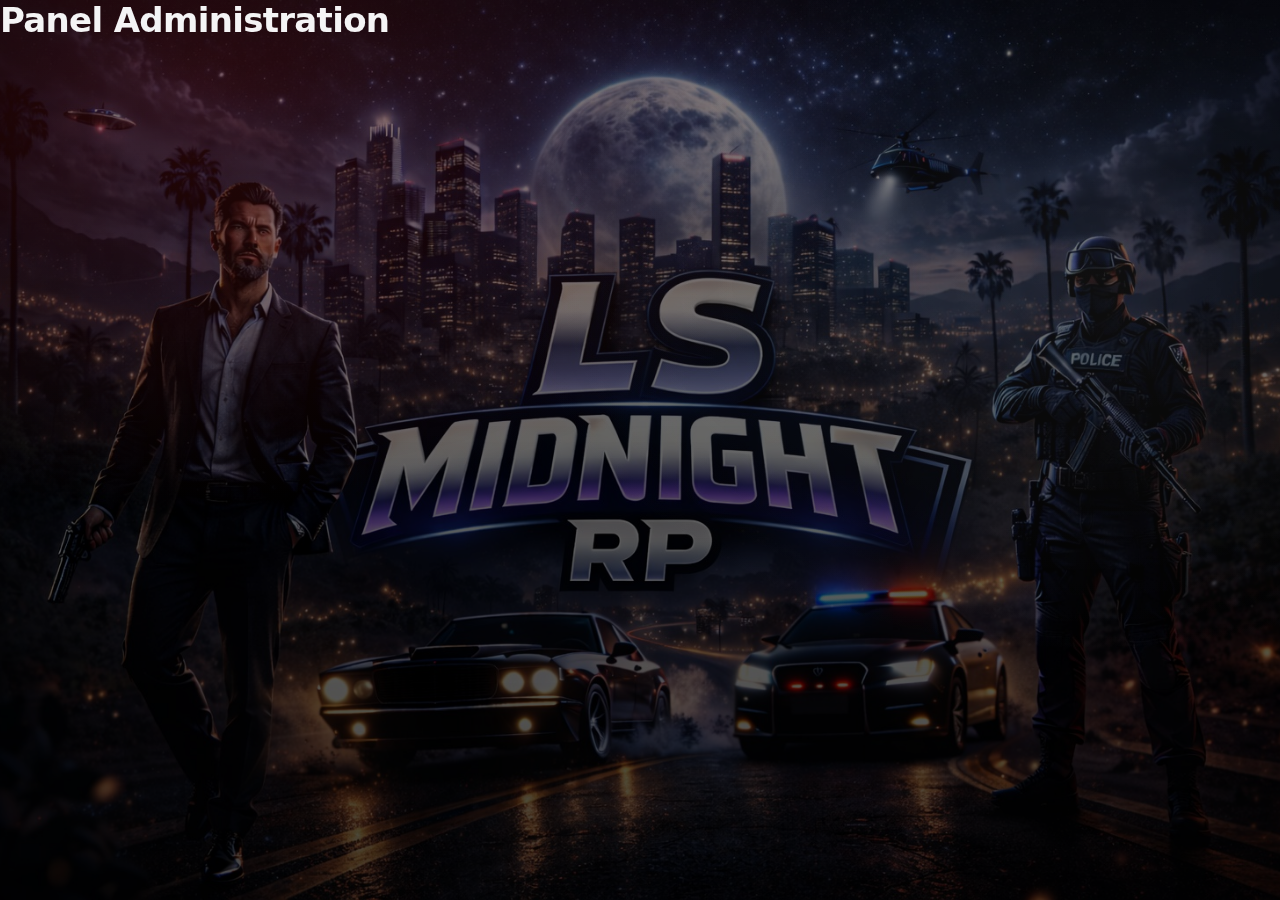
<file: panel.html>
<!DOCTYPE html>
<html>
<head>
<title>Panel Admin</title>
<link rel="stylesheet" href="assets/style.css">
</head>

<body>

<h1>Panel Administration</h1>

<div id="panel"></div>

<script>

let role=localStorage.getItem("role")

let panel=document.getElementById("panel")

if(role=="fondateur"){

panel.innerHTML=`
<h2>Accès Fondateur</h2>
<ul>
<li>Gestion du site</li>
<li>Gestion des utilisateurs</li>
<li>Gestion des véhicules</li>
</ul>
`

}

if(role=="cofondateur"){

panel.innerHTML=`
<h2>Accès Co Fondateur</h2>
<ul>
<li>Gestion des candidatures</li>
<li>Gestion des métiers</li>
</ul>
`

}

if(role=="dev"){

panel.innerHTML=`
<h2>Accès Développeur</h2>
<ul>
<li>Modifier le code</li>
<li>Maintenance du site</li>
</ul>
`

}

</script>

</body>
</html>
</file>
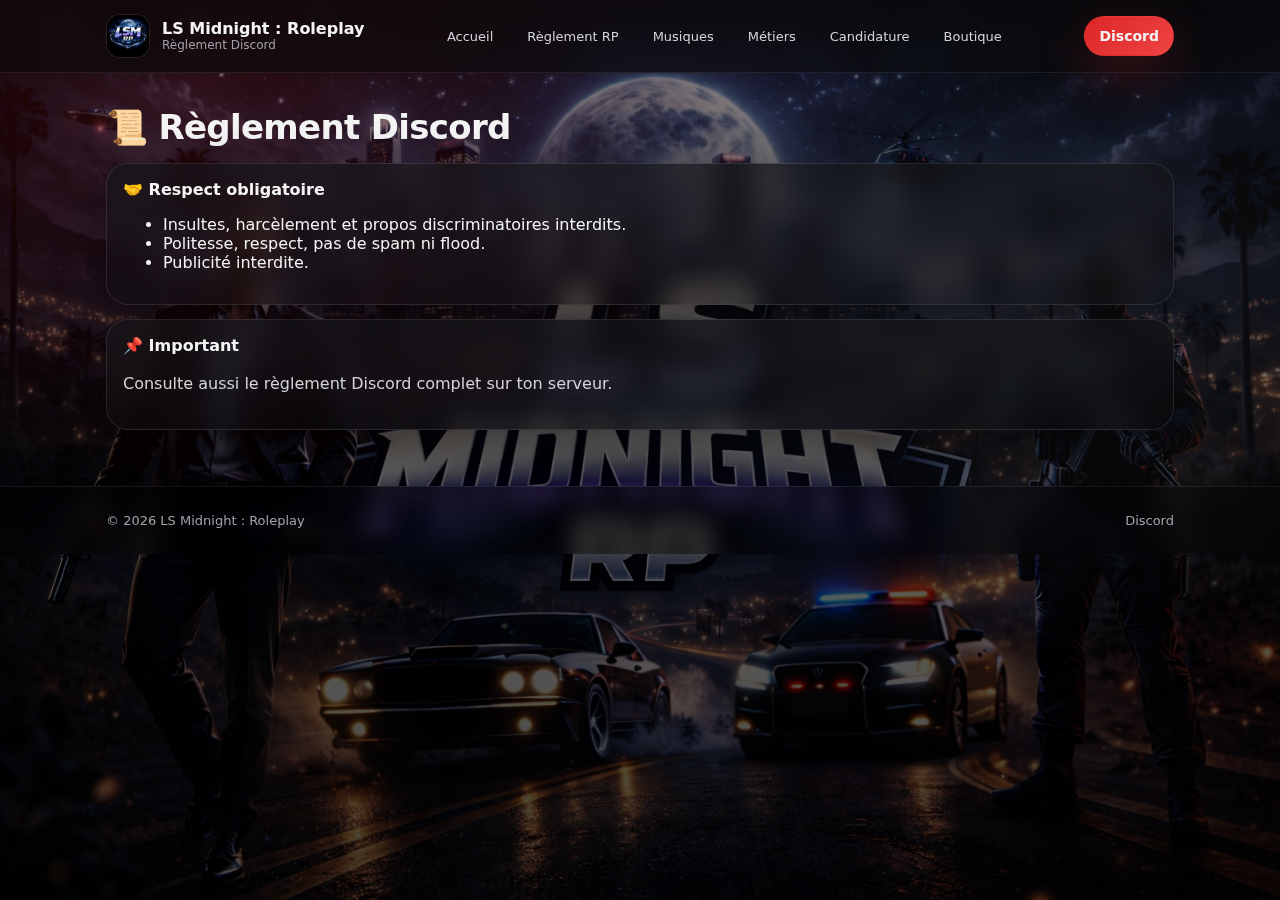
<file: reglement-discord.html>
<!doctype html>
<html lang="fr">
<head>
  <meta charset="utf-8" />
  <meta name="viewport" content="width=device-width,initial-scale=1" />
  <title>Règlement Discord - LS Midnight</title>
  <link rel="stylesheet" href="assets/style.css" />
  <script defer src="assets/app.js"></script>
</head>
<body>
  <header class="nav">
    <div class="container">
      <div class="nav-inner">
        <a class="brand" href="index.html">
          <img src="images/logo.png" alt="Logo LS Midnight" class="logo-img">
          <div>
            <div class="brand-title">LS Midnight : Roleplay</div>
            <div class="brand-sub">Règlement Discord</div>
          </div>
        </a>

        <nav class="links">
          <a class="link" href="index.html">Accueil</a>
          <a class="link" href="reglement-rp.html">Règlement RP</a>
          <a class="link" href="musiques.html">Musiques</a>
          <a class="link" href="metiers.html">Métiers</a>
          <a class="link" href="candidature.html">Candidature</a>
          <a class="link" href="boutique.html">Boutique</a>
        </nav>

        <a class="btn btn-red" target="_blank" rel="noreferrer" href="https://discord.gg/ctzPkVGn5K">Discord</a>
      </div>
    </div>
  </header>

  <main class="main">
    <div class="container">
      <h1>📜 Règlement Discord</h1>
      <div class="grid" style="margin-top:16px;">
        <div class="card">
          <div class="card-title">🤝 Respect obligatoire</div>
          <ul>
            <li>Insultes, harcèlement et propos discriminatoires interdits.</li>
            <li>Politesse, respect, pas de spam ni flood.</li>
            <li>Publicité interdite.</li>
          </ul>
        </div>
        <div class="card">
          <div class="card-title">📌 Important</div>
          <p>Consulte aussi le règlement Discord complet sur ton serveur.</p>
        </div>
      </div>
    </div>
  </main>

  <footer class="footer">
    <div class="container" style="display:flex;justify-content:space-between;gap:10px;flex-wrap:wrap;">
      <div>© <span data-year></span> LS Midnight : Roleplay</div>
      <div><a href="https://discord.gg/ctzPkVGn5K" target="_blank" rel="noreferrer">Discord</a></div>
    </div>
  </footer>
</body>
</html>
</file>
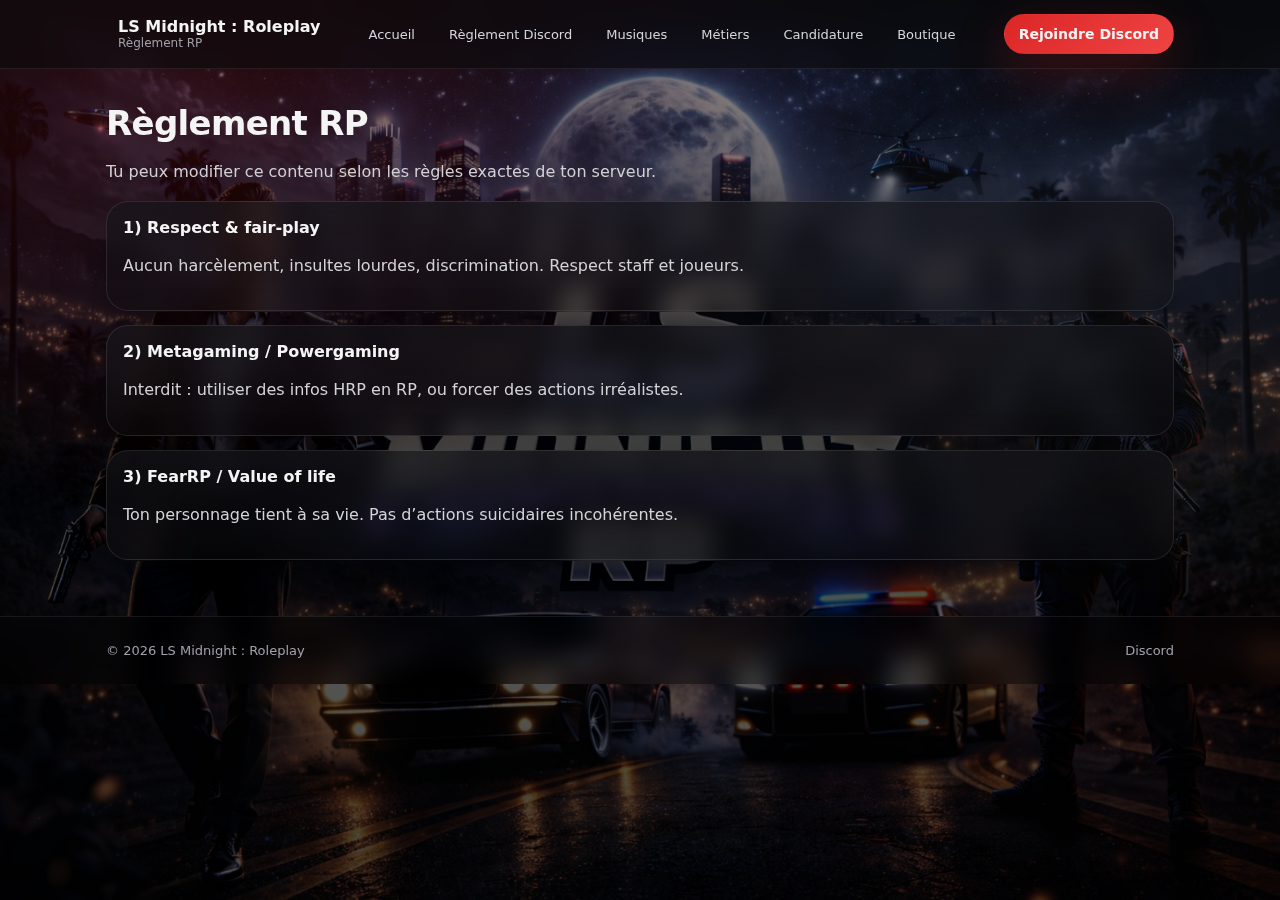
<file: reglement-rp.html>
<!doctype html>
<html lang="fr">
<head>
  <meta charset="utf-8" />
  <meta name="viewport" content="width=device-width,initial-scale=1" />
  <title>Règlement RP - LS Midnight</title>
  <link rel="stylesheet" href="assets/style.css" />
  <script defer src="assets/app.js"></script>
</head>
<body>
  <header class="nav">
    <div class="container">
      <div class="nav-inner">
        <a class="brand" href="index.html">
          <div class="logo"></div>
          <div>
            <div class="brand-title">LS Midnight : Roleplay</div>
            <div class="brand-sub">Règlement RP</div>
          </div>
        </a>
        <nav class="links">
          <a class="link" href="index.html">Accueil</a>
          <a class="link" href="reglement-discord.html">Règlement Discord</a>
          <a class="link" href="musiques.html">Musiques</a>
          <a class="link" href="metiers.html">Métiers</a>
          <a class="link" href="candidature.html">Candidature</a>
          <a class="link" href="boutique.html">Boutique</a>
        </nav>
        <a class="btn btn-red" target="_blank" rel="noreferrer" href="https://discord.gg/ctzPkVGn5K">Rejoindre Discord</a>
      </div>
    </div>
  </header>

  <main class="main">
    <div class="container">
      <h1>Règlement RP</h1>
      <p>Tu peux modifier ce contenu selon les règles exactes de ton serveur.</p>

      <div class="grid" style="margin-top:16px;">
        <div class="card">
          <div class="card-title">1) Respect & fair-play</div>
          <p>Aucun harcèlement, insultes lourdes, discrimination. Respect staff et joueurs.</p>
        </div>
        <div class="card">
          <div class="card-title">2) Metagaming / Powergaming</div>
          <p>Interdit : utiliser des infos HRP en RP, ou forcer des actions irréalistes.</p>
        </div>
        <div class="card">
          <div class="card-title">3) FearRP / Value of life</div>
          <p>Ton personnage tient à sa vie. Pas d’actions suicidaires incohérentes.</p>
        </div>
      </div>
    </div>
  </main>

  <footer class="footer">
    <div class="container" style="display:flex;gap:10px;flex-wrap:wrap;justify-content:space-between;align-items:center;">
      <div>© <span data-year></span> LS Midnight : Roleplay</div>
      <div><a href="https://discord.gg/ctzPkVGn5K" target="_blank" rel="noreferrer">Discord</a></div>
    </div>
  </footer>
</body>
</html>
</file>
<file: assets/style.css>
:root{
  --bg:#09090b;
  --text:#f4f4f5;
  --muted:#a1a1aa;

  --red:#dc2626;
  --red2:#ef4444;

  --card: rgba(20,20,24,.58);
  --card2: rgba(12,12,14,.45);
  --border: rgba(255,255,255,.10);

  --shadow: 0 18px 50px rgba(0,0,0,.45);
  --shadow2: 0 10px 30px rgba(0,0,0,.35);

  --radius: 18px;
  --radius2: 22px;
}

*{ box-sizing:border-box; }
html,body{ margin:0; padding:0; }

body{
  font-family: system-ui,-apple-system,Segoe UI,Roboto,Ubuntu,"Helvetica Neue",Arial;
  color:var(--text);

  /* ✅ fallback sinon page blanche */
  background-color: var(--bg);

  /* ✅ fond */
  background-image: url("../images/background.jpeg");
  background-size: cover;
  background-position: center;
  background-repeat: no-repeat;
  background-attachment: fixed;

  position:relative;
  overflow-x:hidden;
}

/* ✅ overlay sombre + léger dégradé */
body::before{
  content:"";
  position:fixed;
  inset:0;
  background:
    radial-gradient(1200px 700px at 15% 10%, rgba(220,38,38,.18), transparent 60%),
    radial-gradient(900px 600px at 85% 30%, rgba(255,255,255,.06), transparent 65%),
    linear-gradient(to bottom, rgba(0,0,0,.50), rgba(0,0,0,.72));
  pointer-events:none;
  z-index:-1;
}

/* ✅ petites “poussières” (effet premium) */
body::after{
  content:"";
  position:fixed;
  inset:-40%;
  background-image:
    radial-gradient(circle at 20% 30%, rgba(255,255,255,.10) 0 1px, transparent 2px),
    radial-gradient(circle at 70% 40%, rgba(255,255,255,.08) 0 1px, transparent 2px),
    radial-gradient(circle at 40% 80%, rgba(255,255,255,.07) 0 1px, transparent 2px);
  background-size: 420px 420px, 520px 520px, 620px 620px;
  filter: blur(.2px);
  opacity:.35;
  pointer-events:none;
  z-index:-1;
}

a{ color:inherit; text-decoration:none; }
p{ color:#d4d4d8; line-height:1.6; }
h1{ margin:0; font-size:34px; letter-spacing:-.02em; }
h2{ margin:0 0 12px; font-size:22px; letter-spacing:-.01em; }

.container{
  width:100%;
  max-width:1100px;
  margin:0 auto;
  padding:0 16px;
}

/* ================== NAVBAR ================== */
.nav{
  position:sticky;
  top:0;
  z-index:50;

  border-bottom: 1px solid rgba(255,255,255,.08);
  background: rgba(10,10,12,.58);
  backdrop-filter: blur(14px);
}

.nav-inner{
  display:flex;
  align-items:center;
  justify-content:space-between;
  padding:14px 0;
  gap:12px;
}

.brand{ display:flex; align-items:center; gap:12px; }
.brand-title{ font-weight:900; line-height:1.1; }
.brand-sub{ font-size:12px; color:var(--muted); }

.logo-img{
  width:44px;
  height:44px;
  object-fit:contain;
  border-radius: 14px;
  background: rgba(0,0,0,.30);
  border:1px solid rgba(255,255,255,.10);
  box-shadow: 0 12px 35px rgba(0,0,0,.45);
}

.links{
  display:flex;
  flex-wrap:wrap;
  gap:8px;
}

.link{
  font-size:13px;
  color:#d4d4d8;
  padding:10px 12px;
  border-radius: 999px;
  border:1px solid transparent;
  transition: transform .12s ease, background .12s ease, border-color .12s ease, color .12s ease;
}

.link:hover{
  color:#fff;
  border-color: rgba(255,255,255,.10);
  background: rgba(255,255,255,.06);
  transform: translateY(-1px);
}

/* ================== BUTTONS ================== */
.btn{
  display:inline-flex;
  align-items:center;
  justify-content:center;
  gap:8px;

  padding:11px 14px;
  border-radius: 999px;
  font-weight:800;
  font-size:14px;

  border:1px solid rgba(255,255,255,.10);
  background: rgba(255,255,255,.06);
  color: var(--text);

  transition: transform .12s ease, filter .12s ease, background .12s ease, border-color .12s ease;
  box-shadow: var(--shadow2);
}

.btn:hover{
  transform: translateY(-1px);
  background: rgba(255,255,255,.10);
  border-color: rgba(255,255,255,.14);
}

.btn:active{ transform: translateY(0px) scale(.99); }

.btn-red{
  background: linear-gradient(135deg, rgba(220,38,38,1), rgba(239,68,68,1));
  border-color: transparent;
  box-shadow: 0 18px 50px rgba(220,38,38,.25);
}

.btn-red:hover{
  filter: brightness(1.06);
}

/* ================== LAYOUT ================== */
.main{ padding:34px 0 56px; }

.grid{ display:grid; gap:14px; }
.grid-3{ grid-template-columns: repeat(3, minmax(0,1fr)); }
@media (max-width: 900px){ .grid-3{ grid-template-columns:1fr; } }

.hr{
  height:1px;
  background: rgba(255,255,255,.08);
  margin:16px 0;
  border:0;
}

/* ================== CARDS ================== */
.card{
  border:1px solid rgba(255,255,255,.10);
  background: linear-gradient(180deg, rgba(20,20,24,.66), rgba(12,12,14,.40));
  border-radius: var(--radius2);
  padding:16px;
  box-shadow: var(--shadow);
  backdrop-filter: blur(14px);

  transition: transform .12s ease, border-color .12s ease;
}

.card:hover{
  transform: translateY(-2px);
  border-color: rgba(255,255,255,.14);
}

.card-title{
  font-weight:900;
  margin-bottom:8px;
}

/* badges */
.badge{
  display:inline-flex;
  align-items:center;
  gap:6px;
  padding:6px 10px;
  border-radius:999px;
  border:1px solid rgba(255,255,255,.10);
  color:#e4e4e7;
  font-size:12px;
  background: rgba(255,255,255,.06);
  box-shadow: 0 8px 20px rgba(0,0,0,.25);
}

/* ================== FORMS ================== */
.input,.textarea,.select{
  width:100%;
  padding:12px 12px;
  border-radius: 16px;
  border:1px solid rgba(255,255,255,.10);
  background: rgba(0,0,0,.25);
  color: var(--text);
  outline:none;
  transition: border-color .12s ease, background .12s ease;
}

.input:focus,.textarea:focus,.select:focus{
  border-color: rgba(239,68,68,.55);
  background: rgba(0,0,0,.32);
}

.textarea{ min-height:140px; resize:vertical; }

.row{
  display:grid;
  gap:12px;
  grid-template-columns: 1fr 1fr;
}
@media (max-width: 900px){ .row{ grid-template-columns:1fr; } }

.small{ font-size:13px; color: var(--muted); }

/* ================== EMBED ================== */
.embed{
  aspect-ratio: 16 / 9;
  width:100%;
  border-radius: 18px;
  border:1px solid rgba(255,255,255,.10);
  overflow:hidden;
  box-shadow: var(--shadow2);
}
.embed iframe{ width:100%; height:100%; border:0; }

/* ================== FOOTER ================== */
.footer{
  border-top:1px solid rgba(255,255,255,.08);
  padding:26px 0;
  color: var(--muted);
  font-size:13px;
  background: rgba(0,0,0,.25);
  backdrop-filter: blur(12px);
}

/* ======= STYLE METIERS (inchangé mais plus clean) ======= */
.jobs-hero{ min-height:100vh; }
.jobs-wrap{ padding:28px 0 60px; }

.jobs-title{
  display:flex;
  align-items:center;
  gap:10px;
  justify-content:center;
  text-align:center;
  font-weight: 1000;
  font-size: 26px;
  color: #fbbf24;
  text-shadow: 0 18px 50px rgba(0,0,0,.75);
}

.jobs-stack{ margin-top: 18px; display: grid; gap: 14px; }

.panel{
  background: rgba(10,10,12,.55);
  border: 1px solid rgba(255,255,255,.12);
  border-left: 6px solid rgba(251,191,36,.85);
  border-radius: 20px;
  padding: 14px 14px;
  box-shadow: var(--shadow);
  backdrop-filter: blur(14px);
}

.panel h2{
  display:flex;
  gap:10px;
  align-items:center;
  margin:0 0 10px;
  font-size: 18px;
  font-weight: 900;
  color: #fff;
}
.panel h2 .icon{ width: 22px; text-align:center; }

.legend{
  display:grid;
  gap:8px;
  font-size: 13px;
  color:#e4e4e7;
}
.legend-row{ display:flex; gap:10px; align-items:flex-start; }
.jobs-list{ display:grid; gap:8px; }

.job-item{
  display:flex;
  align-items:flex-start;
  gap:10px;
  color:#f4f4f5;
  font-size: 13px;
}
.job-item .bullet{ width: 18px; text-align:center; opacity:.95; }
.job-item .name{ flex:1; color:#f4f4f5; }
.job-item .status{
  font-size: 12px;
  color:#fbbf24;
  opacity:.95;
  white-space:nowrap;
}
</file>
